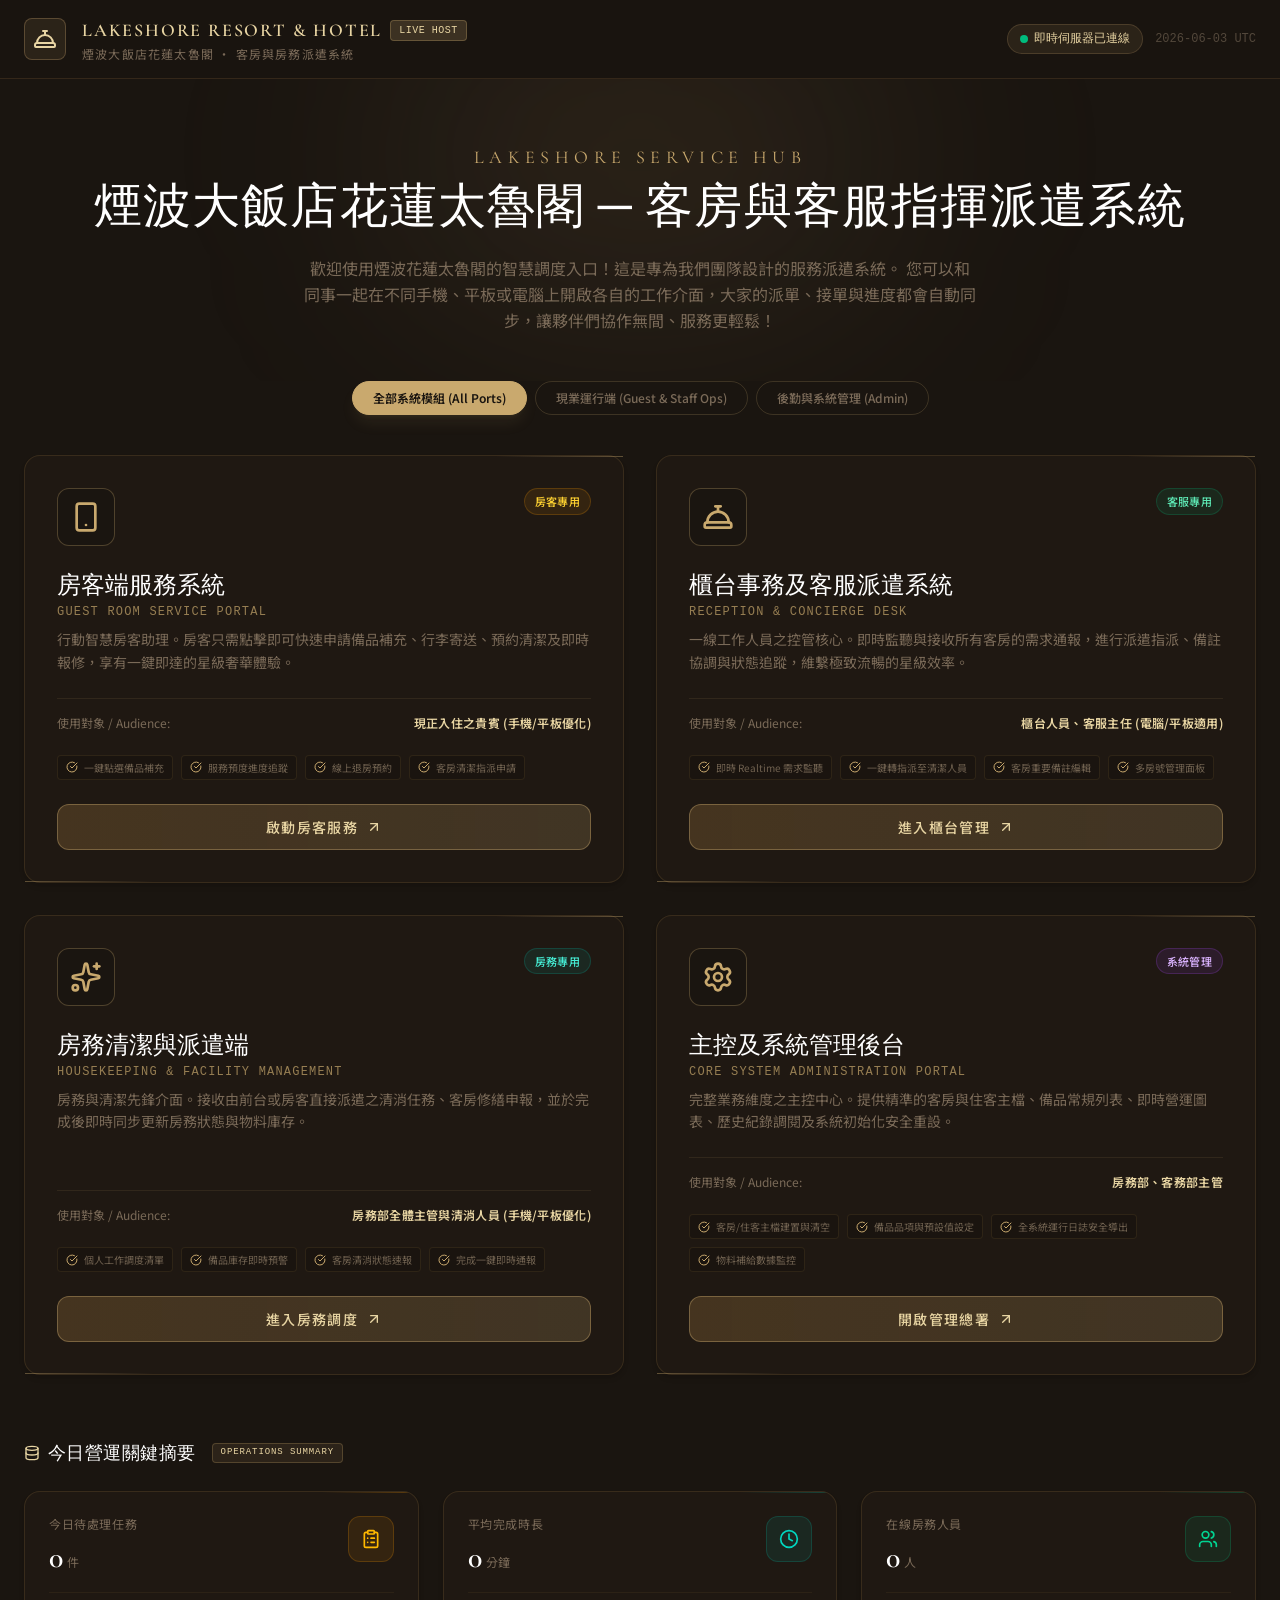
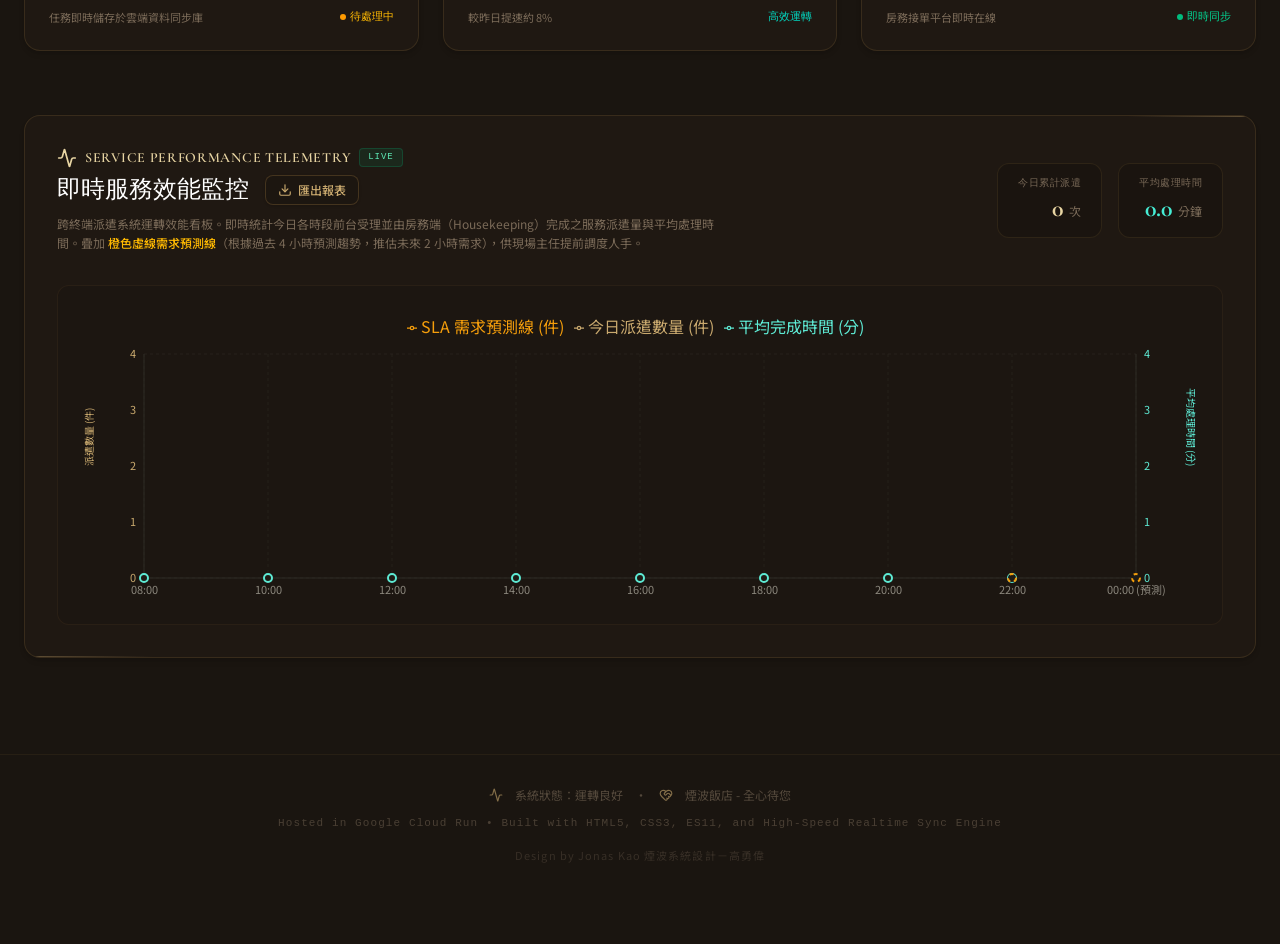
<file: index.html>
<!doctype html>
<html lang="zh-TW">
  <head>
    <meta charset="UTF-8" />
    <meta name="viewport" content="width=device-width, initial-scale=1.0" />
    <title>煙波大飯店花蓮太魯閣客房派遣服務系統 | Lakeshore Hotel Taroko Hualien Service Portal</title>
    <link rel="preconnect" href="https://fonts.googleapis.com">
    <link rel="preconnect" href="https://fonts.gstatic.com" crossorigin>
    <link href="https://fonts.googleapis.com/css2?family=Cormorant+Garamond:ital,wght@0,300;0,400;0,500;0,600;1,400&family=Noto+Sans+TC:wght@300;400;500;700&family=Noto+Sans+JP:wght@300;400&display=swap" rel="stylesheet">
    <script type="module" crossorigin src="./assets/index-D2m94_Bv.js"></script>
    <link rel="stylesheet" crossorigin href="./assets/index-COmZfLms.css">
  </head>
  <body>
    <div id="root"></div>
  </body>
</html>
</file>
<file: assets/index-COmZfLms.css>
/*! tailwindcss v4.3.0 | MIT License | https://tailwindcss.com */@layer properties{@supports (((-webkit-hyphens:none)) and (not (margin-trim:inline))) or ((-moz-orient:inline) and (not (color:rgb(from red r g b)))){*,:before,:after,::backdrop{--tw-translate-x:0;--tw-translate-y:0;--tw-translate-z:0;--tw-rotate-x:initial;--tw-rotate-y:initial;--tw-rotate-z:initial;--tw-skew-x:initial;--tw-skew-y:initial;--tw-space-y-reverse:0;--tw-border-style:solid;--tw-gradient-position:initial;--tw-gradient-from:#0000;--tw-gradient-via:#0000;--tw-gradient-to:#0000;--tw-gradient-stops:initial;--tw-gradient-via-stops:initial;--tw-gradient-from-position:0%;--tw-gradient-via-position:50%;--tw-gradient-to-position:100%;--tw-leading:initial;--tw-font-weight:initial;--tw-tracking:initial;--tw-shadow:0 0 #0000;--tw-shadow-color:initial;--tw-shadow-alpha:100%;--tw-inset-shadow:0 0 #0000;--tw-inset-shadow-color:initial;--tw-inset-shadow-alpha:100%;--tw-ring-color:initial;--tw-ring-shadow:0 0 #0000;--tw-inset-ring-color:initial;--tw-inset-ring-shadow:0 0 #0000;--tw-ring-inset:initial;--tw-ring-offset-width:0px;--tw-ring-offset-color:#fff;--tw-ring-offset-shadow:0 0 #0000;--tw-outline-style:solid;--tw-blur:initial;--tw-brightness:initial;--tw-contrast:initial;--tw-grayscale:initial;--tw-hue-rotate:initial;--tw-invert:initial;--tw-opacity:initial;--tw-saturate:initial;--tw-sepia:initial;--tw-drop-shadow:initial;--tw-drop-shadow-color:initial;--tw-drop-shadow-alpha:100%;--tw-drop-shadow-size:initial;--tw-backdrop-blur:initial;--tw-backdrop-brightness:initial;--tw-backdrop-contrast:initial;--tw-backdrop-grayscale:initial;--tw-backdrop-hue-rotate:initial;--tw-backdrop-invert:initial;--tw-backdrop-opacity:initial;--tw-backdrop-saturate:initial;--tw-backdrop-sepia:initial;--tw-duration:initial;--tw-ease:initial}}}@layer theme{:root,:host{--font-sans:"Noto Sans TC", "Noto Sans JP", sans-serif;--font-serif:"Cormorant Garamond", serif;--font-mono:ui-monospace, SFMono-Regular, Menlo, Monaco, Consolas, "Liberation Mono", "Courier New", monospace;--color-amber-300:oklch(87.9% .169 91.605);--color-amber-400:oklch(82.8% .189 84.429);--color-amber-500:oklch(76.9% .188 70.08);--color-emerald-300:oklch(84.5% .143 164.978);--color-emerald-400:oklch(76.5% .177 163.223);--color-emerald-500:oklch(69.6% .17 162.48);--color-teal-300:oklch(85.5% .138 181.071);--color-teal-400:oklch(77.7% .152 181.912);--color-teal-500:oklch(70.4% .14 182.503);--color-purple-300:oklch(82.7% .119 306.383);--color-purple-500:oklch(62.7% .265 303.9);--color-black:#000;--color-white:#fff;--spacing:.25rem;--container-2xl:42rem;--container-7xl:80rem;--text-xs:.75rem;--text-xs--line-height:calc(1 / .75);--text-sm:.875rem;--text-sm--line-height:calc(1.25 / .875);--text-base:1rem;--text-base--line-height: 1.5 ;--text-lg:1.125rem;--text-lg--line-height:calc(1.75 / 1.125);--text-xl:1.25rem;--text-xl--line-height:calc(1.75 / 1.25);--text-2xl:1.5rem;--text-2xl--line-height:calc(2 / 1.5);--text-3xl:1.875rem;--text-3xl--line-height: 1.2 ;--text-4xl:2.25rem;--text-4xl--line-height:calc(2.5 / 2.25);--text-5xl:3rem;--text-5xl--line-height:1;--font-weight-light:300;--font-weight-normal:400;--font-weight-medium:500;--font-weight-semibold:600;--font-weight-bold:700;--tracking-wide:.025em;--tracking-wider:.05em;--tracking-widest:.1em;--leading-relaxed:1.625;--radius-lg:.5rem;--radius-xl:.75rem;--radius-2xl:1rem;--ease-in-out:cubic-bezier(.4, 0, .2, 1);--animate-pulse:pulse 2s cubic-bezier(.4, 0, .6, 1) infinite;--blur-md:12px;--default-transition-duration:.15s;--default-transition-timing-function:cubic-bezier(.4, 0, .2, 1);--default-font-family:var(--font-sans);--default-mono-font-family:var(--font-mono);--color-gold:#c9a96e;--color-gold-light:#e8d5a3;--color-gold-dark:#a07840;--color-deep:#1a1510;--color-warm:#2c2218;--color-surface:#f9f5ee;--color-text-muted:#7a6a58}}@layer base{*,:after,:before,::backdrop{box-sizing:border-box;border:0 solid;margin:0;padding:0}::file-selector-button{box-sizing:border-box;border:0 solid;margin:0;padding:0}html,:host{-webkit-text-size-adjust:100%;-moz-tab-size:4;tab-size:4;line-height:1.5;font-family:var(--default-font-family,ui-sans-serif, system-ui, sans-serif, "Apple Color Emoji", "Segoe UI Emoji", "Segoe UI Symbol", "Noto Color Emoji");font-feature-settings:var(--default-font-feature-settings,normal);font-variation-settings:var(--default-font-variation-settings,normal);-webkit-tap-highlight-color:transparent}hr{height:0;color:inherit;border-top-width:1px}abbr:where([title]){-webkit-text-decoration:underline dotted;text-decoration:underline dotted}h1,h2,h3,h4,h5,h6{font-size:inherit;font-weight:inherit}a{color:inherit;-webkit-text-decoration:inherit;text-decoration:inherit}b,strong{font-weight:bolder}code,kbd,samp,pre{font-family:var(--default-mono-font-family,ui-monospace, SFMono-Regular, Menlo, Monaco, Consolas, "Liberation Mono", "Courier New", monospace);font-feature-settings:var(--default-mono-font-feature-settings,normal);font-variation-settings:var(--default-mono-font-variation-settings,normal);font-size:1em}small{font-size:80%}sub,sup{vertical-align:baseline;font-size:75%;line-height:0;position:relative}sub{bottom:-.25em}sup{top:-.5em}table{text-indent:0;border-color:inherit;border-collapse:collapse}:-moz-focusring{outline:auto}progress{vertical-align:baseline}summary{display:list-item}ol,ul,menu{list-style:none}img,svg,video,canvas,audio,iframe,embed,object{vertical-align:middle;display:block}img,video{max-width:100%;height:auto}button,input,select,optgroup,textarea{font:inherit;font-feature-settings:inherit;font-variation-settings:inherit;letter-spacing:inherit;color:inherit;opacity:1;background-color:#0000;border-radius:0}::file-selector-button{font:inherit;font-feature-settings:inherit;font-variation-settings:inherit;letter-spacing:inherit;color:inherit;opacity:1;background-color:#0000;border-radius:0}:where(select:is([multiple],[size])) optgroup{font-weight:bolder}:where(select:is([multiple],[size])) optgroup option{padding-inline-start:20px}::file-selector-button{margin-inline-end:4px}::placeholder{opacity:1}@supports (not ((-webkit-appearance:-apple-pay-button))) or (contain-intrinsic-size:1px){::placeholder{color:currentColor}@supports (color:color-mix(in lab,red,red)){::placeholder{color:color-mix(in oklab,currentcolor 50%,transparent)}}}textarea{resize:vertical}::-webkit-search-decoration{-webkit-appearance:none}::-webkit-date-and-time-value{min-height:1lh;text-align:inherit}::-webkit-datetime-edit{display:inline-flex}::-webkit-datetime-edit-fields-wrapper{padding:0}::-webkit-datetime-edit{padding-block:0}::-webkit-datetime-edit-year-field{padding-block:0}::-webkit-datetime-edit-month-field{padding-block:0}::-webkit-datetime-edit-day-field{padding-block:0}::-webkit-datetime-edit-hour-field{padding-block:0}::-webkit-datetime-edit-minute-field{padding-block:0}::-webkit-datetime-edit-second-field{padding-block:0}::-webkit-datetime-edit-millisecond-field{padding-block:0}::-webkit-datetime-edit-meridiem-field{padding-block:0}::-webkit-calendar-picker-indicator{line-height:1}:-moz-ui-invalid{box-shadow:none}button,input:where([type=button],[type=reset],[type=submit]){-webkit-appearance:button;-moz-appearance:button;appearance:button}::file-selector-button{-webkit-appearance:button;-moz-appearance:button;appearance:button}::-webkit-inner-spin-button{height:auto}::-webkit-outer-spin-button{height:auto}[hidden]:where(:not([hidden=until-found])){display:none!important}}@layer components;@layer utilities{.pointer-events-none{pointer-events:none}.absolute{position:absolute}.relative{position:relative}.sticky{position:sticky}.top-0{top:calc(var(--spacing) * 0)}.top-1\/4{top:25%}.right-0{right:calc(var(--spacing) * 0)}.bottom-0{bottom:calc(var(--spacing) * 0)}.left-0{left:calc(var(--spacing) * 0)}.left-1\/2{left:50%}.z-10{z-index:10}.z-50{z-index:50}.container{width:100%}@media(min-width:40rem){.container{max-width:40rem}}@media(min-width:48rem){.container{max-width:48rem}}@media(min-width:64rem){.container{max-width:64rem}}@media(min-width:80rem){.container{max-width:80rem}}@media(min-width:96rem){.container{max-width:96rem}}.mx-auto{margin-inline:auto}.mt-0\.5{margin-top:calc(var(--spacing) * .5)}.mt-2{margin-top:calc(var(--spacing) * 2)}.mt-4{margin-top:calc(var(--spacing) * 4)}.mt-16{margin-top:calc(var(--spacing) * 16)}.mt-24{margin-top:calc(var(--spacing) * 24)}.mt-auto{margin-top:auto}.mb-1\.5{margin-bottom:calc(var(--spacing) * 1.5)}.mb-2{margin-bottom:calc(var(--spacing) * 2)}.mb-3{margin-bottom:calc(var(--spacing) * 3)}.mb-6{margin-bottom:calc(var(--spacing) * 6)}.mb-8{margin-bottom:calc(var(--spacing) * 8)}.mb-10{margin-bottom:calc(var(--spacing) * 10)}.ml-2{margin-left:calc(var(--spacing) * 2)}.box-border{box-sizing:border-box}.block{display:block}.contents{display:contents}.flex{display:flex}.grid{display:grid}.hidden{display:none}.inline-block{display:inline-block}.table{display:table}.h-1\.5{height:calc(var(--spacing) * 1.5)}.h-2{height:calc(var(--spacing) * 2)}.h-3{height:calc(var(--spacing) * 3)}.h-3\.5{height:calc(var(--spacing) * 3.5)}.h-4{height:calc(var(--spacing) * 4)}.h-5{height:calc(var(--spacing) * 5)}.h-6{height:calc(var(--spacing) * 6)}.h-8{height:calc(var(--spacing) * 8)}.h-\[1px\]{height:1px}.h-\[280px\]{height:280px}.h-\[300px\]{height:300px}.min-h-screen{min-height:100vh}.w-1\.5{width:calc(var(--spacing) * 1.5)}.w-2{width:calc(var(--spacing) * 2)}.w-3{width:calc(var(--spacing) * 3)}.w-3\.5{width:calc(var(--spacing) * 3.5)}.w-4{width:calc(var(--spacing) * 4)}.w-5{width:calc(var(--spacing) * 5)}.w-6{width:calc(var(--spacing) * 6)}.w-8{width:calc(var(--spacing) * 8)}.w-24{width:calc(var(--spacing) * 24)}.w-32{width:calc(var(--spacing) * 32)}.w-\[500px\]{width:500px}.w-full{width:100%}.max-w-2xl{max-width:var(--container-2xl)}.max-w-7xl{max-width:var(--container-7xl)}.flex-1{flex:1}.flex-shrink{flex-shrink:1}.shrink-0{flex-shrink:0}.flex-grow{flex-grow:1}.border-collapse{border-collapse:collapse}.-translate-x-1\/2{--tw-translate-x: -50% ;translate:var(--tw-translate-x) var(--tw-translate-y)}.-translate-y-1\/2{--tw-translate-y: -50% ;translate:var(--tw-translate-x) var(--tw-translate-y)}.transform{transform:var(--tw-rotate-x,) var(--tw-rotate-y,) var(--tw-rotate-z,) var(--tw-skew-x,) var(--tw-skew-y,)}.animate-pulse{animation:var(--animate-pulse)}.cursor-pointer{cursor:pointer}.resize{resize:both}.grid-cols-1{grid-template-columns:repeat(1,minmax(0,1fr))}.flex-col{flex-direction:column}.flex-wrap{flex-wrap:wrap}.items-baseline{align-items:baseline}.items-center{align-items:center}.items-start{align-items:flex-start}.justify-between{justify-content:space-between}.justify-center{justify-content:center}.gap-1{gap:calc(var(--spacing) * 1)}.gap-1\.5{gap:calc(var(--spacing) * 1.5)}.gap-2{gap:calc(var(--spacing) * 2)}.gap-3{gap:calc(var(--spacing) * 3)}.gap-4{gap:calc(var(--spacing) * 4)}.gap-6{gap:calc(var(--spacing) * 6)}.gap-8{gap:calc(var(--spacing) * 8)}:where(.space-y-3>:not(:last-child)){--tw-space-y-reverse:0;margin-block-start:calc(calc(var(--spacing) * 3) * var(--tw-space-y-reverse));margin-block-end:calc(calc(var(--spacing) * 3) * calc(1 - var(--tw-space-y-reverse)))}.overflow-hidden{overflow:hidden}.rounded{border-radius:.25rem}.rounded-2xl{border-radius:var(--radius-2xl)}.rounded-full{border-radius:3.40282e38px}.rounded-lg{border-radius:var(--radius-lg)}.rounded-xl{border-radius:var(--radius-xl)}.border{border-style:var(--tw-border-style);border-width:1px}.border-t{border-top-style:var(--tw-border-style);border-top-width:1px}.border-b{border-bottom-style:var(--tw-border-style);border-bottom-width:1px}.border-amber-500\/20{border-color:#f99c0033}@supports (color:color-mix(in lab,red,red)){.border-amber-500\/20{border-color:color-mix(in oklab,var(--color-amber-500) 20%,transparent)}}.border-emerald-500\/20{border-color:#00bb7f33}@supports (color:color-mix(in lab,red,red)){.border-emerald-500\/20{border-color:color-mix(in oklab,var(--color-emerald-500) 20%,transparent)}}.border-gold{border-color:var(--color-gold)}.border-gold-dark\/10{border-color:#a078401a}@supports (color:color-mix(in lab,red,red)){.border-gold-dark\/10{border-color:color-mix(in oklab,var(--color-gold-dark) 10%,transparent)}}.border-gold-dark\/15{border-color:#a0784026}@supports (color:color-mix(in lab,red,red)){.border-gold-dark\/15{border-color:color-mix(in oklab,var(--color-gold-dark) 15%,transparent)}}.border-gold-dark\/20{border-color:#a0784033}@supports (color:color-mix(in lab,red,red)){.border-gold-dark\/20{border-color:color-mix(in oklab,var(--color-gold-dark) 20%,transparent)}}.border-gold-dark\/30{border-color:#a078404d}@supports (color:color-mix(in lab,red,red)){.border-gold-dark\/30{border-color:color-mix(in oklab,var(--color-gold-dark) 30%,transparent)}}.border-gold\/10{border-color:#c9a96e1a}@supports (color:color-mix(in lab,red,red)){.border-gold\/10{border-color:color-mix(in oklab,var(--color-gold) 10%,transparent)}}.border-gold\/20{border-color:#c9a96e33}@supports (color:color-mix(in lab,red,red)){.border-gold\/20{border-color:color-mix(in oklab,var(--color-gold) 20%,transparent)}}.border-gold\/25{border-color:#c9a96e40}@supports (color:color-mix(in lab,red,red)){.border-gold\/25{border-color:color-mix(in oklab,var(--color-gold) 25%,transparent)}}.border-gold\/30{border-color:#c9a96e4d}@supports (color:color-mix(in lab,red,red)){.border-gold\/30{border-color:color-mix(in oklab,var(--color-gold) 30%,transparent)}}.border-gold\/40{border-color:#c9a96e66}@supports (color:color-mix(in lab,red,red)){.border-gold\/40{border-color:color-mix(in oklab,var(--color-gold) 40%,transparent)}}.border-purple-500\/20{border-color:#ac4bff33}@supports (color:color-mix(in lab,red,red)){.border-purple-500\/20{border-color:color-mix(in oklab,var(--color-purple-500) 20%,transparent)}}.border-teal-500\/20{border-color:#00baa733}@supports (color:color-mix(in lab,red,red)){.border-teal-500\/20{border-color:color-mix(in oklab,var(--color-teal-500) 20%,transparent)}}.bg-amber-500{background-color:var(--color-amber-500)}.bg-amber-500\/10{background-color:#f99c001a}@supports (color:color-mix(in lab,red,red)){.bg-amber-500\/10{background-color:color-mix(in oklab,var(--color-amber-500) 10%,transparent)}}.bg-deep{background-color:var(--color-deep)}.bg-deep\/40{background-color:#1a151066}@supports (color:color-mix(in lab,red,red)){.bg-deep\/40{background-color:color-mix(in oklab,var(--color-deep) 40%,transparent)}}.bg-deep\/50{background-color:#1a151080}@supports (color:color-mix(in lab,red,red)){.bg-deep\/50{background-color:color-mix(in oklab,var(--color-deep) 50%,transparent)}}.bg-deep\/80{background-color:#1a1510cc}@supports (color:color-mix(in lab,red,red)){.bg-deep\/80{background-color:color-mix(in oklab,var(--color-deep) 80%,transparent)}}.bg-deep\/95{background-color:#1a1510f2}@supports (color:color-mix(in lab,red,red)){.bg-deep\/95{background-color:color-mix(in oklab,var(--color-deep) 95%,transparent)}}.bg-emerald-500{background-color:var(--color-emerald-500)}.bg-emerald-500\/10{background-color:#00bb7f1a}@supports (color:color-mix(in lab,red,red)){.bg-emerald-500\/10{background-color:color-mix(in oklab,var(--color-emerald-500) 10%,transparent)}}.bg-gold{background-color:var(--color-gold)}.bg-gold\/10{background-color:#c9a96e1a}@supports (color:color-mix(in lab,red,red)){.bg-gold\/10{background-color:color-mix(in oklab,var(--color-gold) 10%,transparent)}}.bg-gold\/20{background-color:#c9a96e33}@supports (color:color-mix(in lab,red,red)){.bg-gold\/20{background-color:color-mix(in oklab,var(--color-gold) 20%,transparent)}}.bg-purple-500\/10{background-color:#ac4bff1a}@supports (color:color-mix(in lab,red,red)){.bg-purple-500\/10{background-color:color-mix(in oklab,var(--color-purple-500) 10%,transparent)}}.bg-teal-500\/10{background-color:#00baa71a}@supports (color:color-mix(in lab,red,red)){.bg-teal-500\/10{background-color:color-mix(in oklab,var(--color-teal-500) 10%,transparent)}}.bg-transparent{background-color:#0000}.bg-warm\/30{background-color:#2c22184d}@supports (color:color-mix(in lab,red,red)){.bg-warm\/30{background-color:color-mix(in oklab,var(--color-warm) 30%,transparent)}}.bg-gradient-to-r{--tw-gradient-position:to right in oklab;background-image:linear-gradient(var(--tw-gradient-stops))}.from-gold-dark\/30{--tw-gradient-from:#a078404d}@supports (color:color-mix(in lab,red,red)){.from-gold-dark\/30{--tw-gradient-from:color-mix(in oklab, var(--color-gold-dark) 30%, transparent)}}.from-gold-dark\/30{--tw-gradient-stops:var(--tw-gradient-via-stops,var(--tw-gradient-position), var(--tw-gradient-from) var(--tw-gradient-from-position), var(--tw-gradient-to) var(--tw-gradient-to-position))}.from-gold\/40{--tw-gradient-from:#c9a96e66}@supports (color:color-mix(in lab,red,red)){.from-gold\/40{--tw-gradient-from:color-mix(in oklab, var(--color-gold) 40%, transparent)}}.from-gold\/40{--tw-gradient-stops:var(--tw-gradient-via-stops,var(--tw-gradient-position), var(--tw-gradient-from) var(--tw-gradient-from-position), var(--tw-gradient-to) var(--tw-gradient-to-position))}.from-transparent{--tw-gradient-from:transparent;--tw-gradient-stops:var(--tw-gradient-via-stops,var(--tw-gradient-position), var(--tw-gradient-from) var(--tw-gradient-from-position), var(--tw-gradient-to) var(--tw-gradient-to-position))}.to-amber-500\/30{--tw-gradient-to:#f99c004d}@supports (color:color-mix(in lab,red,red)){.to-amber-500\/30{--tw-gradient-to:color-mix(in oklab, var(--color-amber-500) 30%, transparent)}}.to-amber-500\/30{--tw-gradient-stops:var(--tw-gradient-via-stops,var(--tw-gradient-position), var(--tw-gradient-from) var(--tw-gradient-from-position), var(--tw-gradient-to) var(--tw-gradient-to-position))}.to-emerald-500\/30{--tw-gradient-to:#00bb7f4d}@supports (color:color-mix(in lab,red,red)){.to-emerald-500\/30{--tw-gradient-to:color-mix(in oklab, var(--color-emerald-500) 30%, transparent)}}.to-emerald-500\/30{--tw-gradient-stops:var(--tw-gradient-via-stops,var(--tw-gradient-position), var(--tw-gradient-from) var(--tw-gradient-from-position), var(--tw-gradient-to) var(--tw-gradient-to-position))}.to-gold\/20{--tw-gradient-to:#c9a96e33}@supports (color:color-mix(in lab,red,red)){.to-gold\/20{--tw-gradient-to:color-mix(in oklab, var(--color-gold) 20%, transparent)}}.to-gold\/20{--tw-gradient-stops:var(--tw-gradient-via-stops,var(--tw-gradient-position), var(--tw-gradient-from) var(--tw-gradient-from-position), var(--tw-gradient-to) var(--tw-gradient-to-position))}.to-gold\/40{--tw-gradient-to:#c9a96e66}@supports (color:color-mix(in lab,red,red)){.to-gold\/40{--tw-gradient-to:color-mix(in oklab, var(--color-gold) 40%, transparent)}}.to-gold\/40{--tw-gradient-stops:var(--tw-gradient-via-stops,var(--tw-gradient-position), var(--tw-gradient-from) var(--tw-gradient-from-position), var(--tw-gradient-to) var(--tw-gradient-to-position))}.to-teal-500\/30{--tw-gradient-to:#00baa74d}@supports (color:color-mix(in lab,red,red)){.to-teal-500\/30{--tw-gradient-to:color-mix(in oklab, var(--color-teal-500) 30%, transparent)}}.to-teal-500\/30{--tw-gradient-stops:var(--tw-gradient-via-stops,var(--tw-gradient-position), var(--tw-gradient-from) var(--tw-gradient-from-position), var(--tw-gradient-to) var(--tw-gradient-to-position))}.to-transparent{--tw-gradient-to:transparent;--tw-gradient-stops:var(--tw-gradient-via-stops,var(--tw-gradient-position), var(--tw-gradient-from) var(--tw-gradient-from-position), var(--tw-gradient-to) var(--tw-gradient-to-position))}.p-2{padding:calc(var(--spacing) * 2)}.p-3{padding:calc(var(--spacing) * 3)}.p-4{padding:calc(var(--spacing) * 4)}.p-6{padding:calc(var(--spacing) * 6)}.px-2{padding-inline:calc(var(--spacing) * 2)}.px-2\.5{padding-inline:calc(var(--spacing) * 2.5)}.px-3{padding-inline:calc(var(--spacing) * 3)}.px-5{padding-inline:calc(var(--spacing) * 5)}.px-6{padding-inline:calc(var(--spacing) * 6)}.py-0\.5{padding-block:calc(var(--spacing) * .5)}.py-1{padding-block:calc(var(--spacing) * 1)}.py-1\.5{padding-block:calc(var(--spacing) * 1.5)}.py-2{padding-block:calc(var(--spacing) * 2)}.py-3{padding-block:calc(var(--spacing) * 3)}.py-4{padding-block:calc(var(--spacing) * 4)}.pt-1{padding-top:calc(var(--spacing) * 1)}.pt-4{padding-top:calc(var(--spacing) * 4)}.pt-8{padding-top:calc(var(--spacing) * 8)}.pt-16{padding-top:calc(var(--spacing) * 16)}.pb-12{padding-bottom:calc(var(--spacing) * 12)}.pb-20{padding-bottom:calc(var(--spacing) * 20)}.text-center{text-align:center}.text-right{text-align:right}.font-mono{font-family:var(--font-mono)}.font-sans{font-family:var(--font-sans)}.font-serif{font-family:var(--font-serif)}.text-2xl{font-size:var(--text-2xl);line-height:var(--tw-leading,var(--text-2xl--line-height))}.text-3xl{font-size:var(--text-3xl);line-height:var(--tw-leading,var(--text-3xl--line-height))}.text-4xl{font-size:var(--text-4xl);line-height:var(--tw-leading,var(--text-4xl--line-height))}.text-lg{font-size:var(--text-lg);line-height:var(--tw-leading,var(--text-lg--line-height))}.text-sm{font-size:var(--text-sm);line-height:var(--tw-leading,var(--text-sm--line-height))}.text-xl{font-size:var(--text-xl);line-height:var(--tw-leading,var(--text-xl--line-height))}.text-xs{font-size:var(--text-xs);line-height:var(--tw-leading,var(--text-xs--line-height))}.text-\[9px\]{font-size:9px}.text-\[10px\]{font-size:10px}.text-\[11px\]{font-size:11px}.leading-relaxed{--tw-leading:var(--leading-relaxed);line-height:var(--leading-relaxed)}.font-bold{--tw-font-weight:var(--font-weight-bold);font-weight:var(--font-weight-bold)}.font-light{--tw-font-weight:var(--font-weight-light);font-weight:var(--font-weight-light)}.font-medium{--tw-font-weight:var(--font-weight-medium);font-weight:var(--font-weight-medium)}.font-normal{--tw-font-weight:var(--font-weight-normal);font-weight:var(--font-weight-normal)}.font-semibold{--tw-font-weight:var(--font-weight-semibold);font-weight:var(--font-weight-semibold)}.tracking-\[0\.3em\]{--tw-tracking:.3em;letter-spacing:.3em}.tracking-wide{--tw-tracking:var(--tracking-wide);letter-spacing:var(--tracking-wide)}.tracking-wider{--tw-tracking:var(--tracking-wider);letter-spacing:var(--tracking-wider)}.tracking-widest{--tw-tracking:var(--tracking-widest);letter-spacing:var(--tracking-widest)}.text-amber-300{color:var(--color-amber-300)}.text-amber-400{color:var(--color-amber-400)}.text-deep{color:var(--color-deep)}.text-emerald-300{color:var(--color-emerald-300)}.text-emerald-400{color:var(--color-emerald-400)}.text-gold{color:var(--color-gold)}.text-gold-light{color:var(--color-gold-light)}.text-gold\/70{color:#c9a96eb3}@supports (color:color-mix(in lab,red,red)){.text-gold\/70{color:color-mix(in oklab,var(--color-gold) 70%,transparent)}}.text-purple-300{color:var(--color-purple-300)}.text-surface{color:var(--color-surface)}.text-teal-300{color:var(--color-teal-300)}.text-teal-400{color:var(--color-teal-400)}.text-text-muted{color:var(--color-text-muted)}.text-text-muted\/30{color:#7a6a584d}@supports (color:color-mix(in lab,red,red)){.text-text-muted\/30{color:color-mix(in oklab,var(--color-text-muted) 30%,transparent)}}.text-text-muted\/50{color:#7a6a5880}@supports (color:color-mix(in lab,red,red)){.text-text-muted\/50{color:color-mix(in oklab,var(--color-text-muted) 50%,transparent)}}.text-text-muted\/60{color:#7a6a5899}@supports (color:color-mix(in lab,red,red)){.text-text-muted\/60{color:color-mix(in oklab,var(--color-text-muted) 60%,transparent)}}.text-text-muted\/90{color:#7a6a58e6}@supports (color:color-mix(in lab,red,red)){.text-text-muted\/90{color:color-mix(in oklab,var(--color-text-muted) 90%,transparent)}}.text-white{color:var(--color-white)}.uppercase{text-transform:uppercase}.opacity-60{opacity:.6}.shadow-lg{--tw-shadow:0 10px 15px -3px var(--tw-shadow-color,#0000001a), 0 4px 6px -4px var(--tw-shadow-color,#0000001a);box-shadow:var(--tw-inset-shadow),var(--tw-inset-ring-shadow),var(--tw-ring-offset-shadow),var(--tw-ring-shadow),var(--tw-shadow)}.shadow-md{--tw-shadow:0 4px 6px -1px var(--tw-shadow-color,#0000001a), 0 2px 4px -2px var(--tw-shadow-color,#0000001a);box-shadow:var(--tw-inset-shadow),var(--tw-inset-ring-shadow),var(--tw-ring-offset-shadow),var(--tw-ring-shadow),var(--tw-shadow)}.shadow-sm{--tw-shadow:0 1px 3px 0 var(--tw-shadow-color,#0000001a), 0 1px 2px -1px var(--tw-shadow-color,#0000001a);box-shadow:var(--tw-inset-shadow),var(--tw-inset-ring-shadow),var(--tw-ring-offset-shadow),var(--tw-ring-shadow),var(--tw-shadow)}.shadow-gold\/10{--tw-shadow-color:#c9a96e1a}@supports (color:color-mix(in lab,red,red)){.shadow-gold\/10{--tw-shadow-color:color-mix(in oklab, color-mix(in oklab, var(--color-gold) 10%, transparent) var(--tw-shadow-alpha), transparent)}}.outline{outline-style:var(--tw-outline-style);outline-width:1px}.blur-\[120px\]{--tw-blur:blur(120px);filter:var(--tw-blur,) var(--tw-brightness,) var(--tw-contrast,) var(--tw-grayscale,) var(--tw-hue-rotate,) var(--tw-invert,) var(--tw-saturate,) var(--tw-sepia,) var(--tw-drop-shadow,)}.filter{filter:var(--tw-blur,) var(--tw-brightness,) var(--tw-contrast,) var(--tw-grayscale,) var(--tw-hue-rotate,) var(--tw-invert,) var(--tw-saturate,) var(--tw-sepia,) var(--tw-drop-shadow,)}.backdrop-blur-md{--tw-backdrop-blur:blur(var(--blur-md));-webkit-backdrop-filter:var(--tw-backdrop-blur,) var(--tw-backdrop-brightness,) var(--tw-backdrop-contrast,) var(--tw-backdrop-grayscale,) var(--tw-backdrop-hue-rotate,) var(--tw-backdrop-invert,) var(--tw-backdrop-opacity,) var(--tw-backdrop-saturate,) var(--tw-backdrop-sepia,);backdrop-filter:var(--tw-backdrop-blur,) var(--tw-backdrop-brightness,) var(--tw-backdrop-contrast,) var(--tw-backdrop-grayscale,) var(--tw-backdrop-hue-rotate,) var(--tw-backdrop-invert,) var(--tw-backdrop-opacity,) var(--tw-backdrop-saturate,) var(--tw-backdrop-sepia,)}.backdrop-filter{-webkit-backdrop-filter:var(--tw-backdrop-blur,) var(--tw-backdrop-brightness,) var(--tw-backdrop-contrast,) var(--tw-backdrop-grayscale,) var(--tw-backdrop-hue-rotate,) var(--tw-backdrop-invert,) var(--tw-backdrop-opacity,) var(--tw-backdrop-saturate,) var(--tw-backdrop-sepia,);backdrop-filter:var(--tw-backdrop-blur,) var(--tw-backdrop-brightness,) var(--tw-backdrop-contrast,) var(--tw-backdrop-grayscale,) var(--tw-backdrop-hue-rotate,) var(--tw-backdrop-invert,) var(--tw-backdrop-opacity,) var(--tw-backdrop-saturate,) var(--tw-backdrop-sepia,)}.transition{transition-property:color,background-color,border-color,outline-color,text-decoration-color,fill,stroke,--tw-gradient-from,--tw-gradient-via,--tw-gradient-to,opacity,box-shadow,transform,translate,scale,rotate,filter,-webkit-backdrop-filter,backdrop-filter,display,content-visibility,overlay,pointer-events;transition-timing-function:var(--tw-ease,var(--default-transition-timing-function));transition-duration:var(--tw-duration,var(--default-transition-duration))}.transition-all{transition-property:all;transition-timing-function:var(--tw-ease,var(--default-transition-timing-function));transition-duration:var(--tw-duration,var(--default-transition-duration))}.transition-colors{transition-property:color,background-color,border-color,outline-color,text-decoration-color,fill,stroke,--tw-gradient-from,--tw-gradient-via,--tw-gradient-to;transition-timing-function:var(--tw-ease,var(--default-transition-timing-function));transition-duration:var(--tw-duration,var(--default-transition-duration))}.transition-transform{transition-property:transform,translate,scale,rotate;transition-timing-function:var(--tw-ease,var(--default-transition-timing-function));transition-duration:var(--tw-duration,var(--default-transition-duration))}.duration-200{--tw-duration:.2s;transition-duration:.2s}.duration-300{--tw-duration:.3s;transition-duration:.3s}.ease-in-out{--tw-ease:var(--ease-in-out);transition-timing-function:var(--ease-in-out)}@media(hover:hover){.group-hover\:translate-x-1:is(:where(.group):hover *){--tw-translate-x:calc(var(--spacing) * 1);translate:var(--tw-translate-x) var(--tw-translate-y)}.group-hover\:-translate-y-1:is(:where(.group):hover *){--tw-translate-y:calc(var(--spacing) * -1);translate:var(--tw-translate-x) var(--tw-translate-y)}.group-hover\:from-gold\/80:is(:where(.group):hover *){--tw-gradient-from:#c9a96ecc}@supports (color:color-mix(in lab,red,red)){.group-hover\:from-gold\/80:is(:where(.group):hover *){--tw-gradient-from:color-mix(in oklab, var(--color-gold) 80%, transparent)}}.group-hover\:from-gold\/80:is(:where(.group):hover *){--tw-gradient-stops:var(--tw-gradient-via-stops,var(--tw-gradient-position), var(--tw-gradient-from) var(--tw-gradient-from-position), var(--tw-gradient-to) var(--tw-gradient-to-position))}.group-hover\:to-gold\/80:is(:where(.group):hover *){--tw-gradient-to:#c9a96ecc}@supports (color:color-mix(in lab,red,red)){.group-hover\:to-gold\/80:is(:where(.group):hover *){--tw-gradient-to:color-mix(in oklab, var(--color-gold) 80%, transparent)}}.group-hover\:to-gold\/80:is(:where(.group):hover *){--tw-gradient-stops:var(--tw-gradient-via-stops,var(--tw-gradient-position), var(--tw-gradient-from) var(--tw-gradient-from-position), var(--tw-gradient-to) var(--tw-gradient-to-position))}.group-hover\:text-gold-light:is(:where(.group):hover *){color:var(--color-gold-light)}}.selection\:bg-gold\/30 ::selection{background-color:#c9a96e4d}@supports (color:color-mix(in lab,red,red)){.selection\:bg-gold\/30 ::selection{background-color:color-mix(in oklab,var(--color-gold) 30%,transparent)}}.selection\:bg-gold\/30::selection{background-color:#c9a96e4d}@supports (color:color-mix(in lab,red,red)){.selection\:bg-gold\/30::selection{background-color:color-mix(in oklab,var(--color-gold) 30%,transparent)}}.selection\:text-gold-light ::selection{color:var(--color-gold-light)}.selection\:text-gold-light::selection{color:var(--color-gold-light)}@media(hover:hover){.hover\:-translate-y-1:hover{--tw-translate-y:calc(var(--spacing) * -1);translate:var(--tw-translate-x) var(--tw-translate-y)}.hover\:border-gold:hover{border-color:var(--color-gold)}.hover\:border-gold\/40:hover{border-color:#c9a96e66}@supports (color:color-mix(in lab,red,red)){.hover\:border-gold\/40:hover{border-color:color-mix(in oklab,var(--color-gold) 40%,transparent)}}.hover\:bg-gold\/10:hover{background-color:#c9a96e1a}@supports (color:color-mix(in lab,red,red)){.hover\:bg-gold\/10:hover{background-color:color-mix(in oklab,var(--color-gold) 10%,transparent)}}.hover\:bg-warm\/50:hover{background-color:#2c221880}@supports (color:color-mix(in lab,red,red)){.hover\:bg-warm\/50:hover{background-color:color-mix(in oklab,var(--color-warm) 50%,transparent)}}.hover\:from-gold:hover{--tw-gradient-from:var(--color-gold);--tw-gradient-stops:var(--tw-gradient-via-stops,var(--tw-gradient-position), var(--tw-gradient-from) var(--tw-gradient-from-position), var(--tw-gradient-to) var(--tw-gradient-to-position))}.hover\:to-gold-light:hover{--tw-gradient-to:var(--color-gold-light);--tw-gradient-stops:var(--tw-gradient-via-stops,var(--tw-gradient-position), var(--tw-gradient-from) var(--tw-gradient-from-position), var(--tw-gradient-to) var(--tw-gradient-to-position))}.hover\:text-deep:hover{color:var(--color-deep)}.hover\:shadow-xl:hover{--tw-shadow:0 20px 25px -5px var(--tw-shadow-color,#0000001a), 0 8px 10px -6px var(--tw-shadow-color,#0000001a);box-shadow:var(--tw-inset-shadow),var(--tw-inset-ring-shadow),var(--tw-ring-offset-shadow),var(--tw-ring-shadow),var(--tw-shadow)}.hover\:shadow-black\/20:hover{--tw-shadow-color:#0003}@supports (color:color-mix(in lab,red,red)){.hover\:shadow-black\/20:hover{--tw-shadow-color:color-mix(in oklab, color-mix(in oklab, var(--color-black) 20%, transparent) var(--tw-shadow-alpha), transparent)}}}.focus\:ring-1:focus{--tw-ring-shadow:var(--tw-ring-inset,) 0 0 0 calc(1px + var(--tw-ring-offset-width)) var(--tw-ring-color,currentcolor);box-shadow:var(--tw-inset-shadow),var(--tw-inset-ring-shadow),var(--tw-ring-offset-shadow),var(--tw-ring-shadow),var(--tw-shadow)}.focus\:ring-gold:focus{--tw-ring-color:var(--color-gold)}.focus\:outline-none:focus{--tw-outline-style:none;outline-style:none}@media(min-width:40rem){.sm\:flex-row{flex-direction:row}}@media(min-width:48rem){.md\:inline-block{display:inline-block}.md\:h-\[340px\]{height:340px}.md\:grid-cols-2{grid-template-columns:repeat(2,minmax(0,1fr))}.md\:grid-cols-3{grid-template-columns:repeat(3,minmax(0,1fr))}.md\:p-8{padding:calc(var(--spacing) * 8)}.md\:text-2xl{font-size:var(--text-2xl);line-height:var(--tw-leading,var(--text-2xl--line-height))}.md\:text-5xl{font-size:var(--text-5xl);line-height:var(--tw-leading,var(--text-5xl--line-height))}.md\:text-base{font-size:var(--text-base);line-height:var(--tw-leading,var(--text-base--line-height))}}@media(min-width:64rem){.lg\:w-auto{width:auto}.lg\:flex-none{flex:none}.lg\:flex-row{flex-direction:row}.lg\:items-center{align-items:center}}}body{color:#f9f5ee;font-family:var(--font-sans);-webkit-font-smoothing:antialiased;background-color:#1a1510}@property --tw-translate-x{syntax:"*";inherits:false;initial-value:0}@property --tw-translate-y{syntax:"*";inherits:false;initial-value:0}@property --tw-translate-z{syntax:"*";inherits:false;initial-value:0}@property --tw-rotate-x{syntax:"*";inherits:false}@property --tw-rotate-y{syntax:"*";inherits:false}@property --tw-rotate-z{syntax:"*";inherits:false}@property --tw-skew-x{syntax:"*";inherits:false}@property --tw-skew-y{syntax:"*";inherits:false}@property --tw-space-y-reverse{syntax:"*";inherits:false;initial-value:0}@property --tw-border-style{syntax:"*";inherits:false;initial-value:solid}@property --tw-gradient-position{syntax:"*";inherits:false}@property --tw-gradient-from{syntax:"<color>";inherits:false;initial-value:#0000}@property --tw-gradient-via{syntax:"<color>";inherits:false;initial-value:#0000}@property --tw-gradient-to{syntax:"<color>";inherits:false;initial-value:#0000}@property --tw-gradient-stops{syntax:"*";inherits:false}@property --tw-gradient-via-stops{syntax:"*";inherits:false}@property --tw-gradient-from-position{syntax:"<length-percentage>";inherits:false;initial-value:0%}@property --tw-gradient-via-position{syntax:"<length-percentage>";inherits:false;initial-value:50%}@property --tw-gradient-to-position{syntax:"<length-percentage>";inherits:false;initial-value:100%}@property --tw-leading{syntax:"*";inherits:false}@property --tw-font-weight{syntax:"*";inherits:false}@property --tw-tracking{syntax:"*";inherits:false}@property --tw-shadow{syntax:"*";inherits:false;initial-value:0 0 #0000}@property --tw-shadow-color{syntax:"*";inherits:false}@property --tw-shadow-alpha{syntax:"<percentage>";inherits:false;initial-value:100%}@property --tw-inset-shadow{syntax:"*";inherits:false;initial-value:0 0 #0000}@property --tw-inset-shadow-color{syntax:"*";inherits:false}@property --tw-inset-shadow-alpha{syntax:"<percentage>";inherits:false;initial-value:100%}@property --tw-ring-color{syntax:"*";inherits:false}@property --tw-ring-shadow{syntax:"*";inherits:false;initial-value:0 0 #0000}@property --tw-inset-ring-color{syntax:"*";inherits:false}@property --tw-inset-ring-shadow{syntax:"*";inherits:false;initial-value:0 0 #0000}@property --tw-ring-inset{syntax:"*";inherits:false}@property --tw-ring-offset-width{syntax:"<length>";inherits:false;initial-value:0}@property --tw-ring-offset-color{syntax:"*";inherits:false;initial-value:#fff}@property --tw-ring-offset-shadow{syntax:"*";inherits:false;initial-value:0 0 #0000}@property --tw-outline-style{syntax:"*";inherits:false;initial-value:solid}@property --tw-blur{syntax:"*";inherits:false}@property --tw-brightness{syntax:"*";inherits:false}@property --tw-contrast{syntax:"*";inherits:false}@property --tw-grayscale{syntax:"*";inherits:false}@property --tw-hue-rotate{syntax:"*";inherits:false}@property --tw-invert{syntax:"*";inherits:false}@property --tw-opacity{syntax:"*";inherits:false}@property --tw-saturate{syntax:"*";inherits:false}@property --tw-sepia{syntax:"*";inherits:false}@property --tw-drop-shadow{syntax:"*";inherits:false}@property --tw-drop-shadow-color{syntax:"*";inherits:false}@property --tw-drop-shadow-alpha{syntax:"<percentage>";inherits:false;initial-value:100%}@property --tw-drop-shadow-size{syntax:"*";inherits:false}@property --tw-backdrop-blur{syntax:"*";inherits:false}@property --tw-backdrop-brightness{syntax:"*";inherits:false}@property --tw-backdrop-contrast{syntax:"*";inherits:false}@property --tw-backdrop-grayscale{syntax:"*";inherits:false}@property --tw-backdrop-hue-rotate{syntax:"*";inherits:false}@property --tw-backdrop-invert{syntax:"*";inherits:false}@property --tw-backdrop-opacity{syntax:"*";inherits:false}@property --tw-backdrop-saturate{syntax:"*";inherits:false}@property --tw-backdrop-sepia{syntax:"*";inherits:false}@property --tw-duration{syntax:"*";inherits:false}@property --tw-ease{syntax:"*";inherits:false}@keyframes pulse{50%{opacity:.5}}
</file>
